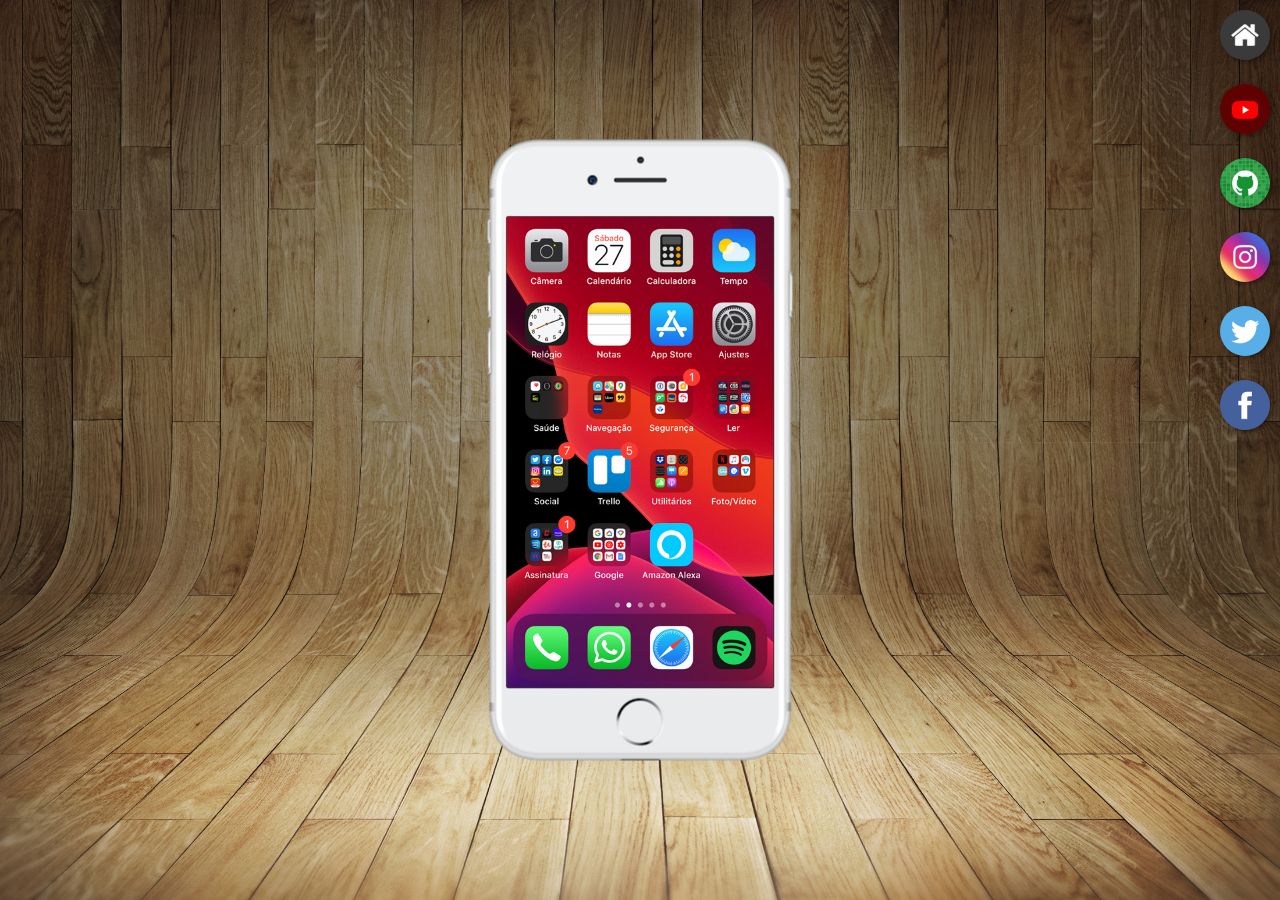
<file: index.html>
<!DOCTYPE html>
<html lang="en">
<head>
    <meta charset="UTF-8">
    <meta http-equiv="X-UA-Compatible" content="IE=edge">
    <meta name="viewport" content="width=device-width, initial-scale=1.0">
    <link rel="shortcut icon" href="favicon.ico" type="image/x-icon">
    <link rel="stylesheet" href="estilos/style.css">
    <title>Projeto redes socias</title>
</head>
<body>
    <main>
        <section id="telefone">
            <iframe src="home.html" name="tela" id="tela" frameborder="0">
                Navegador não é compatível com isso.
            </iframe>
        </section>

        <section id="redes-socias">
            <a href="home.html" target="tela"><img src="imagens/logo-home.jpg" alt="Home"></a><br>

            <a href="youtube.html" target="tela"><img src="imagens/logo-youtube.jpg" alt="YouTube"></a><br>

            <a href="github.html" target="tela"><img src="imagens/logo-github.jpg" alt="GitHub"></a><br>

            <a href="#" target="tela"><img src="imagens/logo-instagram.jpg" alt="Instagram"></a><br>

            <a href="#" target="tela"><img src="imagens/logo-twitter.jpg" alt="Twitter"></a><br>

            <a href="#" target="tela"><img src="imagens/logo-facebook.jpg" alt="FaceBook"></a>
        </section>
    </main>
</body>
</html>
</file>
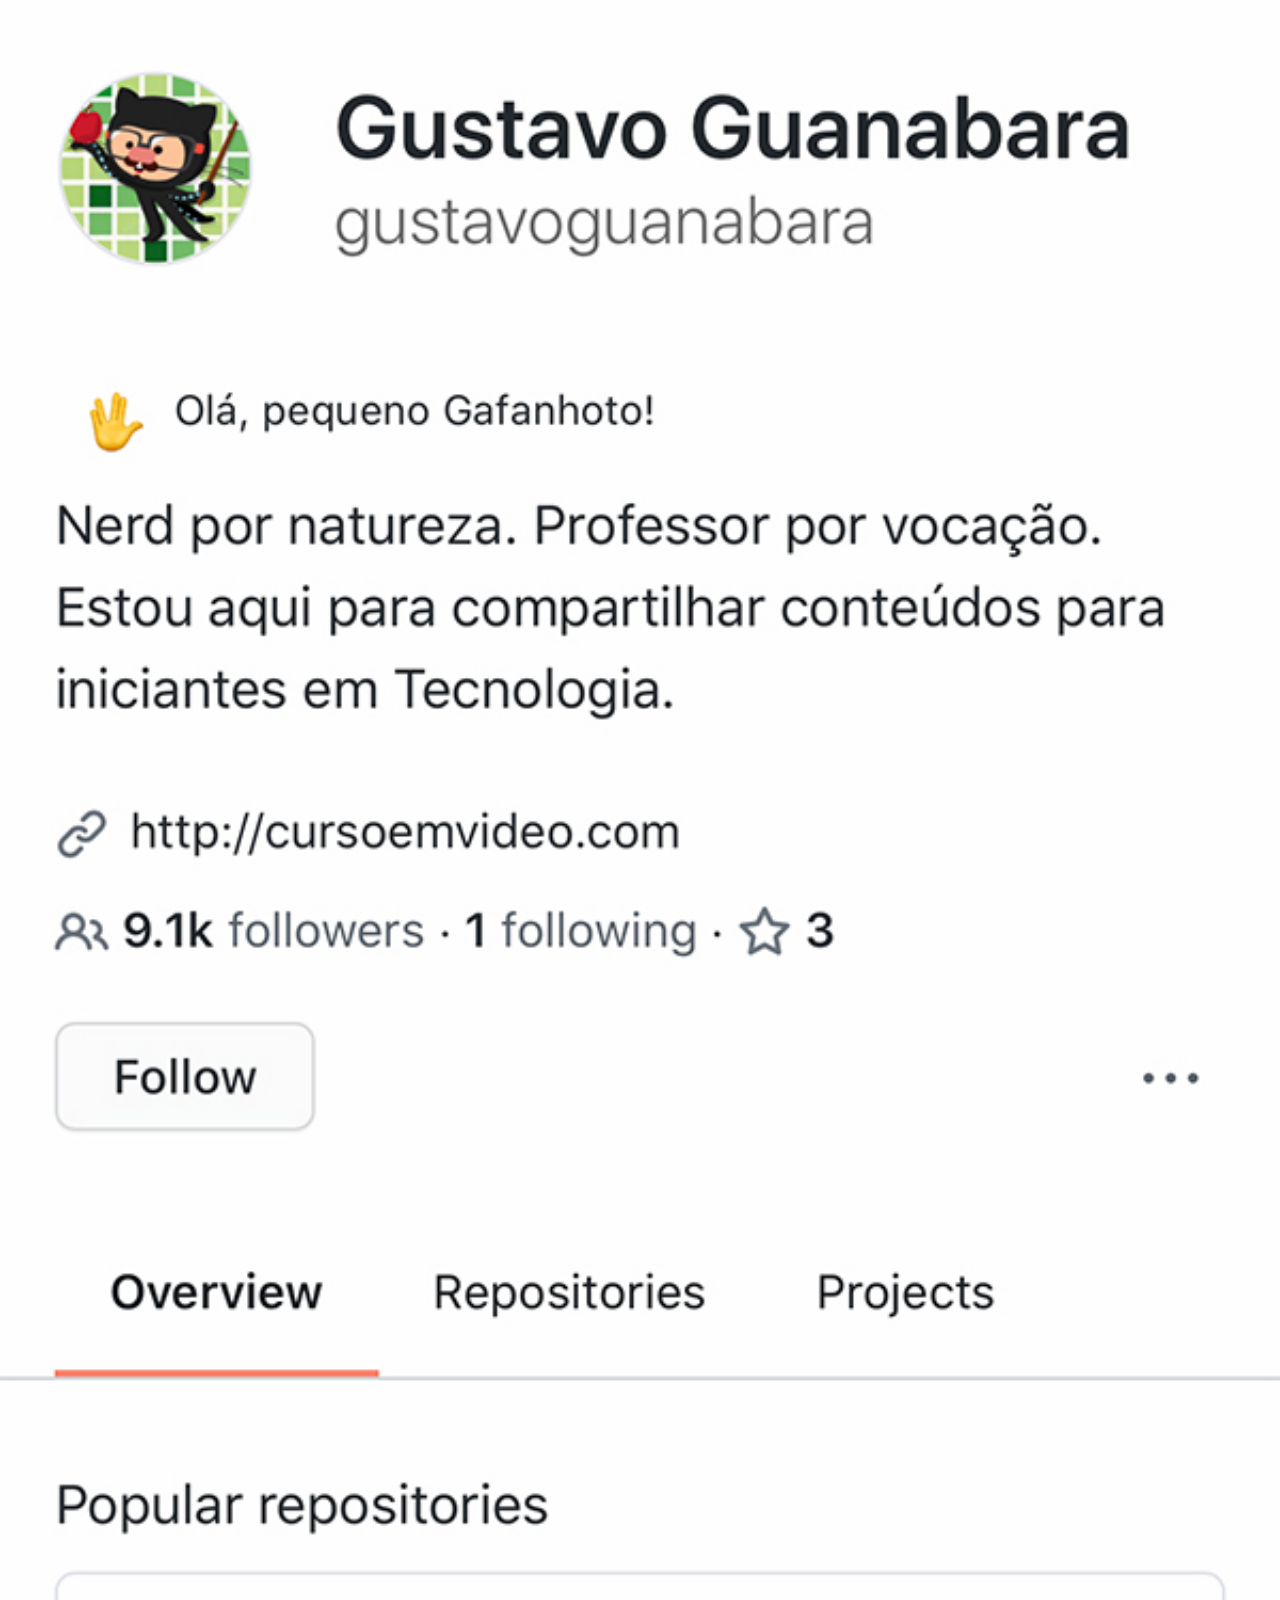
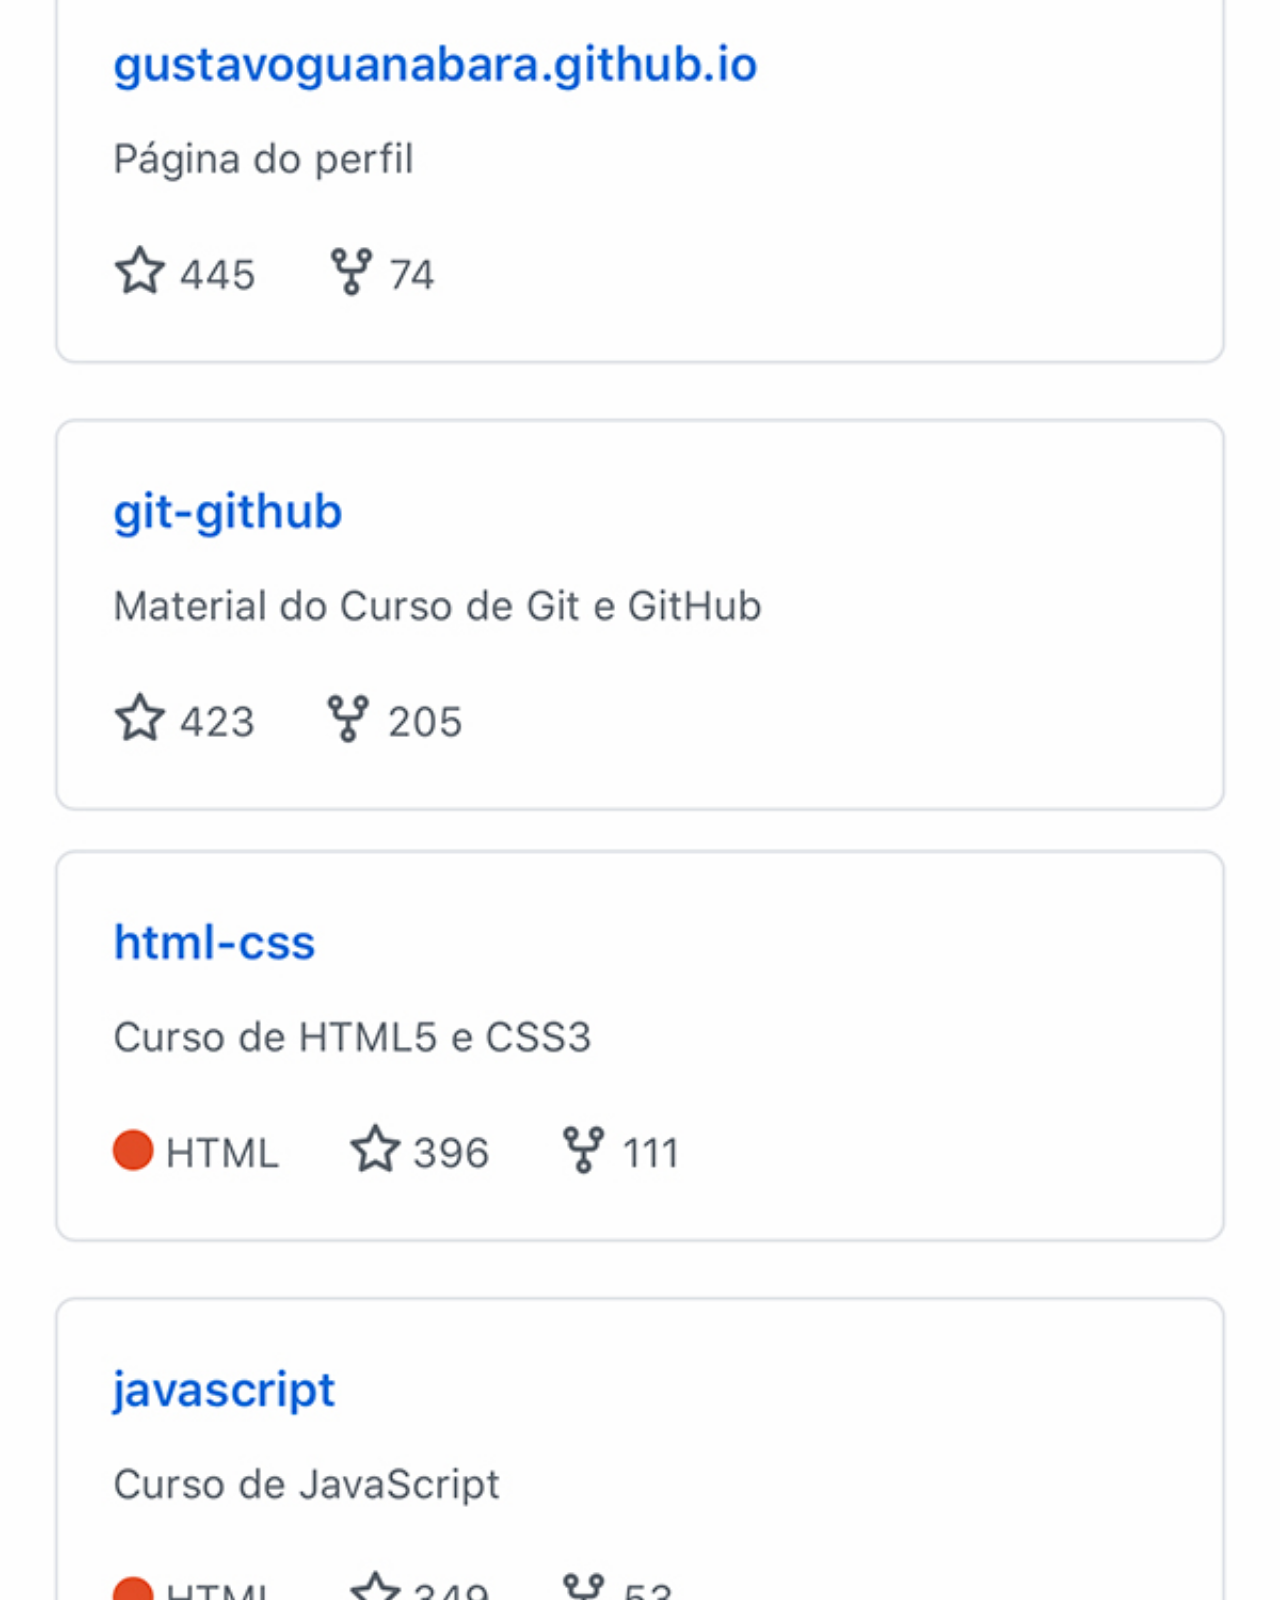
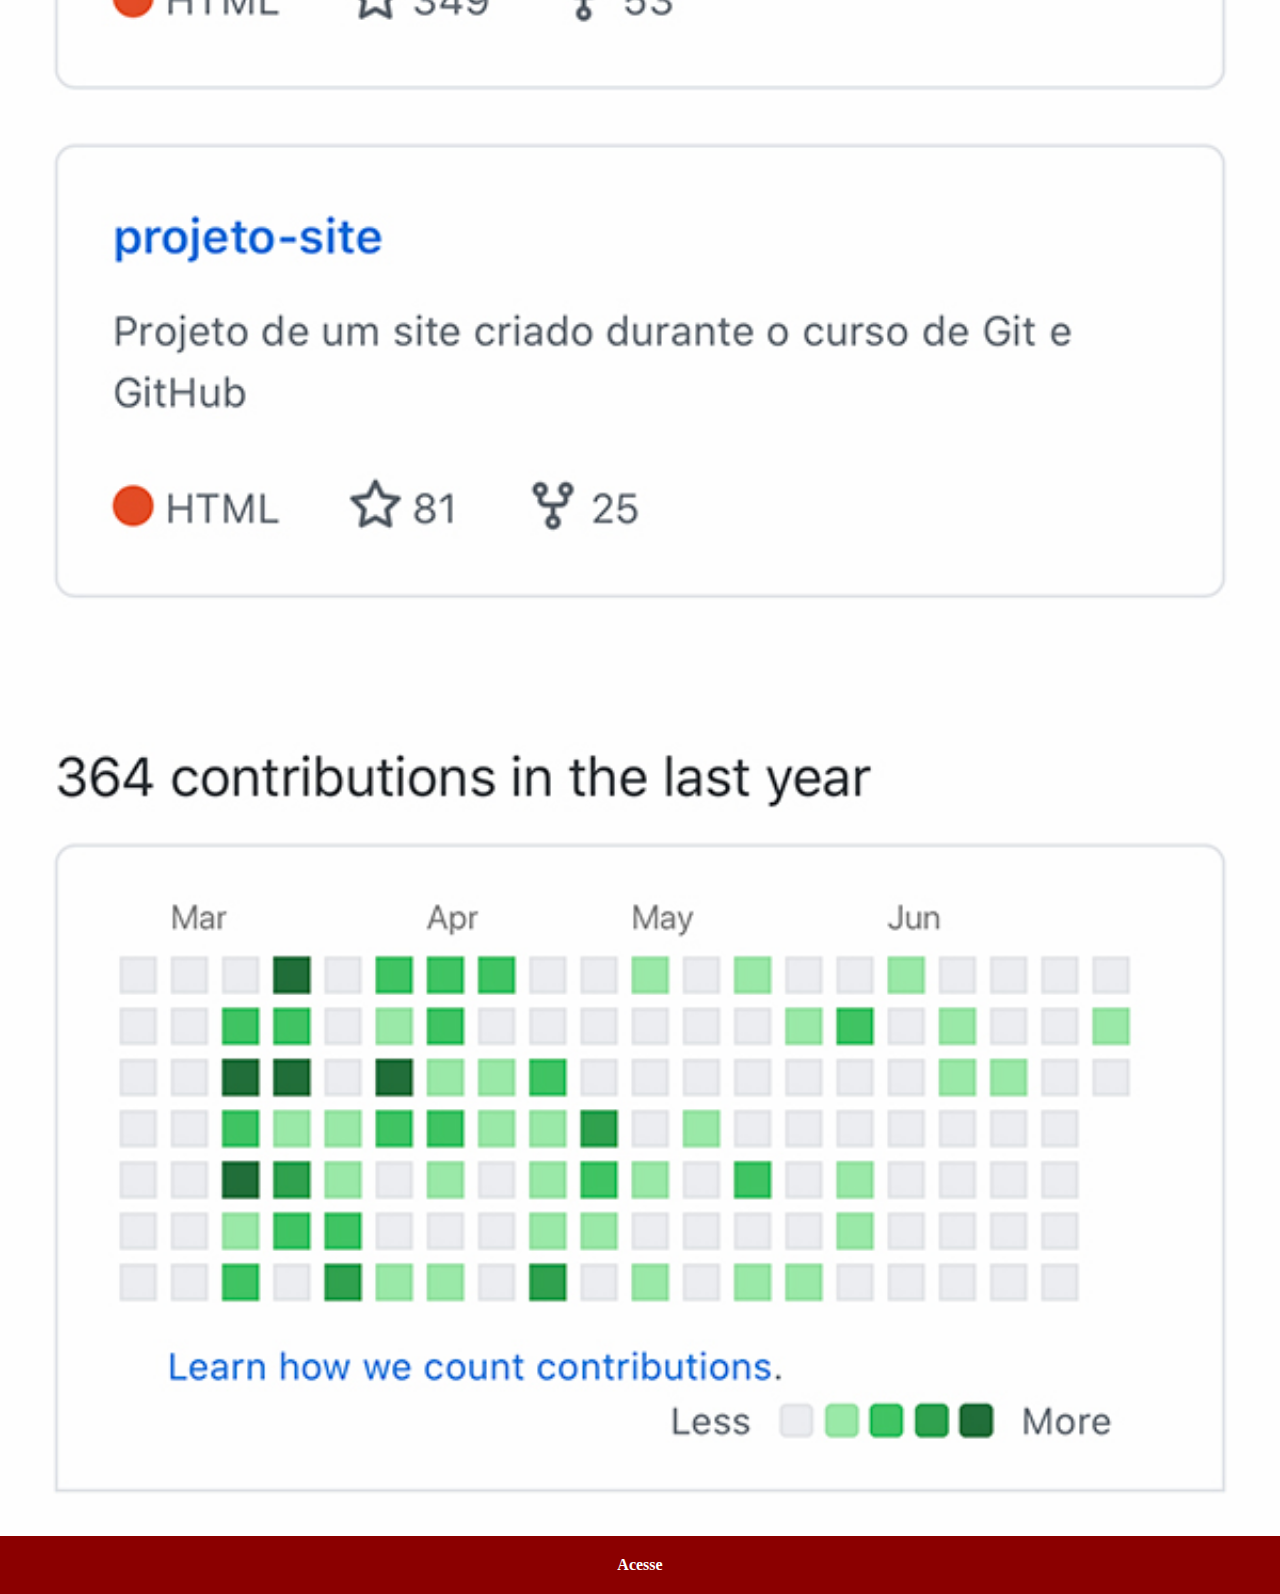
<file: github.html>
<!DOCTYPE html>
<html lang="en">
<head>
    <meta charset="UTF-8">
    <meta http-equiv="X-UA-Compatible" content="IE=edge">
    <meta name="viewport" content="width=device-width, initial-scale=1.0">
    <link rel="stylesheet" href="estilos/social.css">
    <title>GitHub</title>
</head>
<body>
    <img src="imagens/tela-github.jpg" alt="GitHub">
    <a href="">Acesse</a>
</body>
</html>
</file>
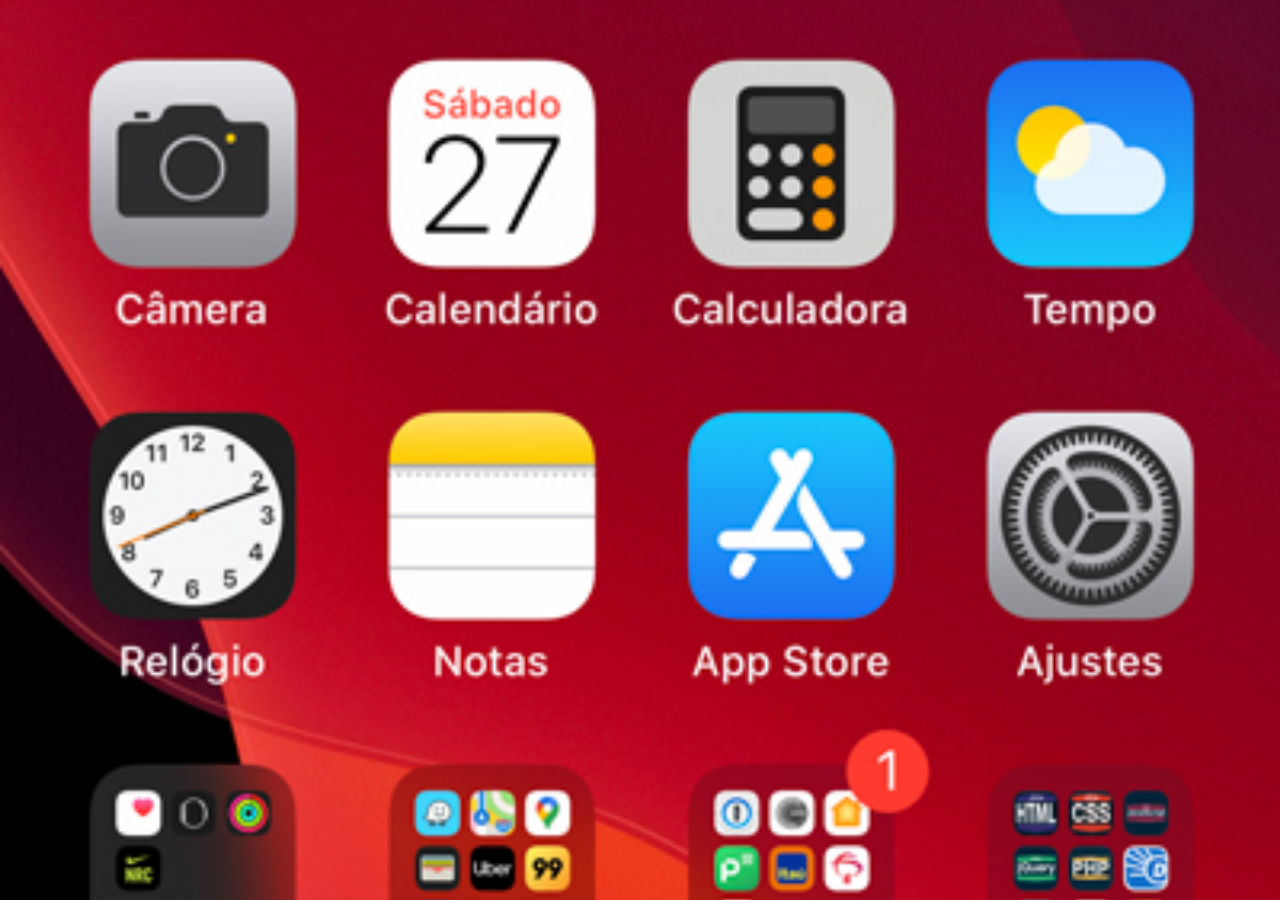
<file: home.html>
<!DOCTYPE html>
<html lang="en">
<head>
    <meta charset="UTF-8">
    <meta http-equiv="X-UA-Compatible" content="IE=edge">
    <meta name="viewport" content="width=device-width, initial-scale=1.0">
    <title>Home</title>
    <style>
        *{
            margin: 0px;
            padding: 0px;
        }

        body{
            width: 100vw;
            height: 100vh;
            background: black url('imagens/tela-home.jpg') no-repeat top center;
            background-size: cover;
        }
    </style>
</head>
<body>
    
</body>
</html>
</file>
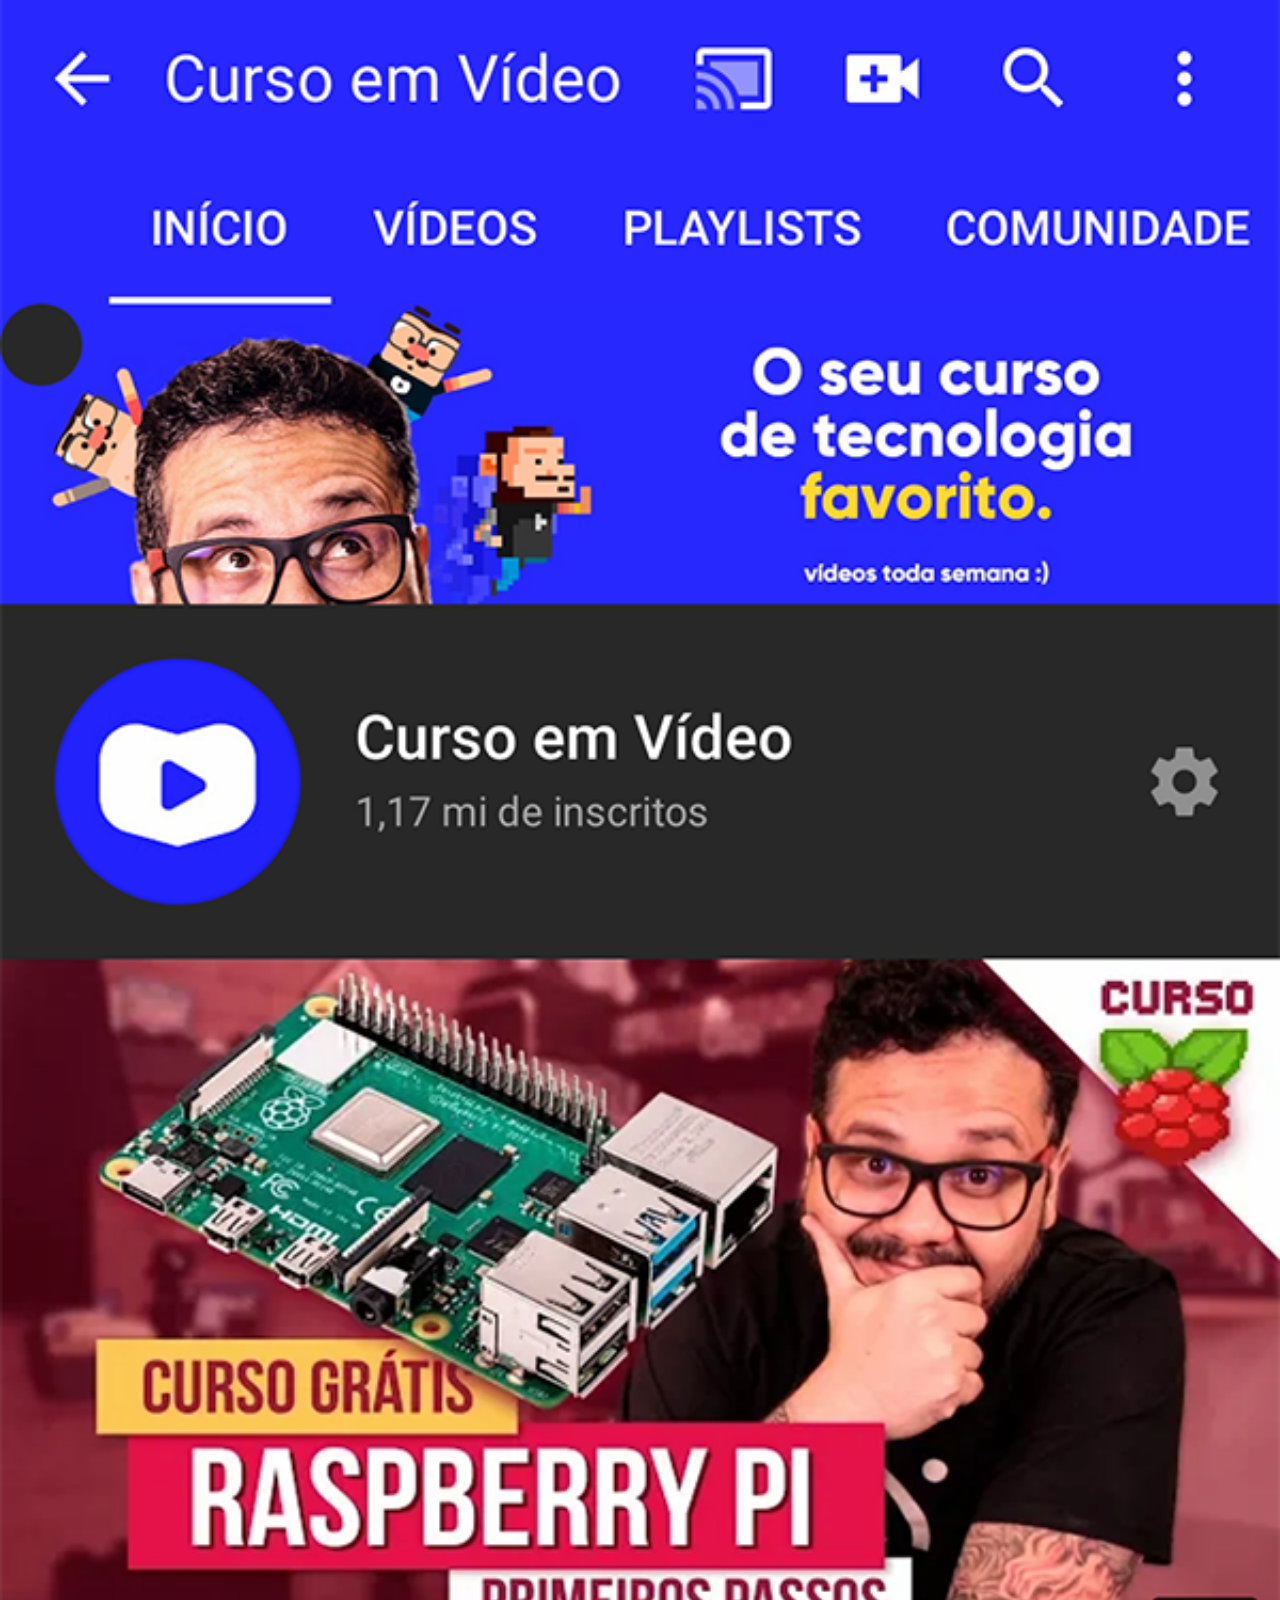
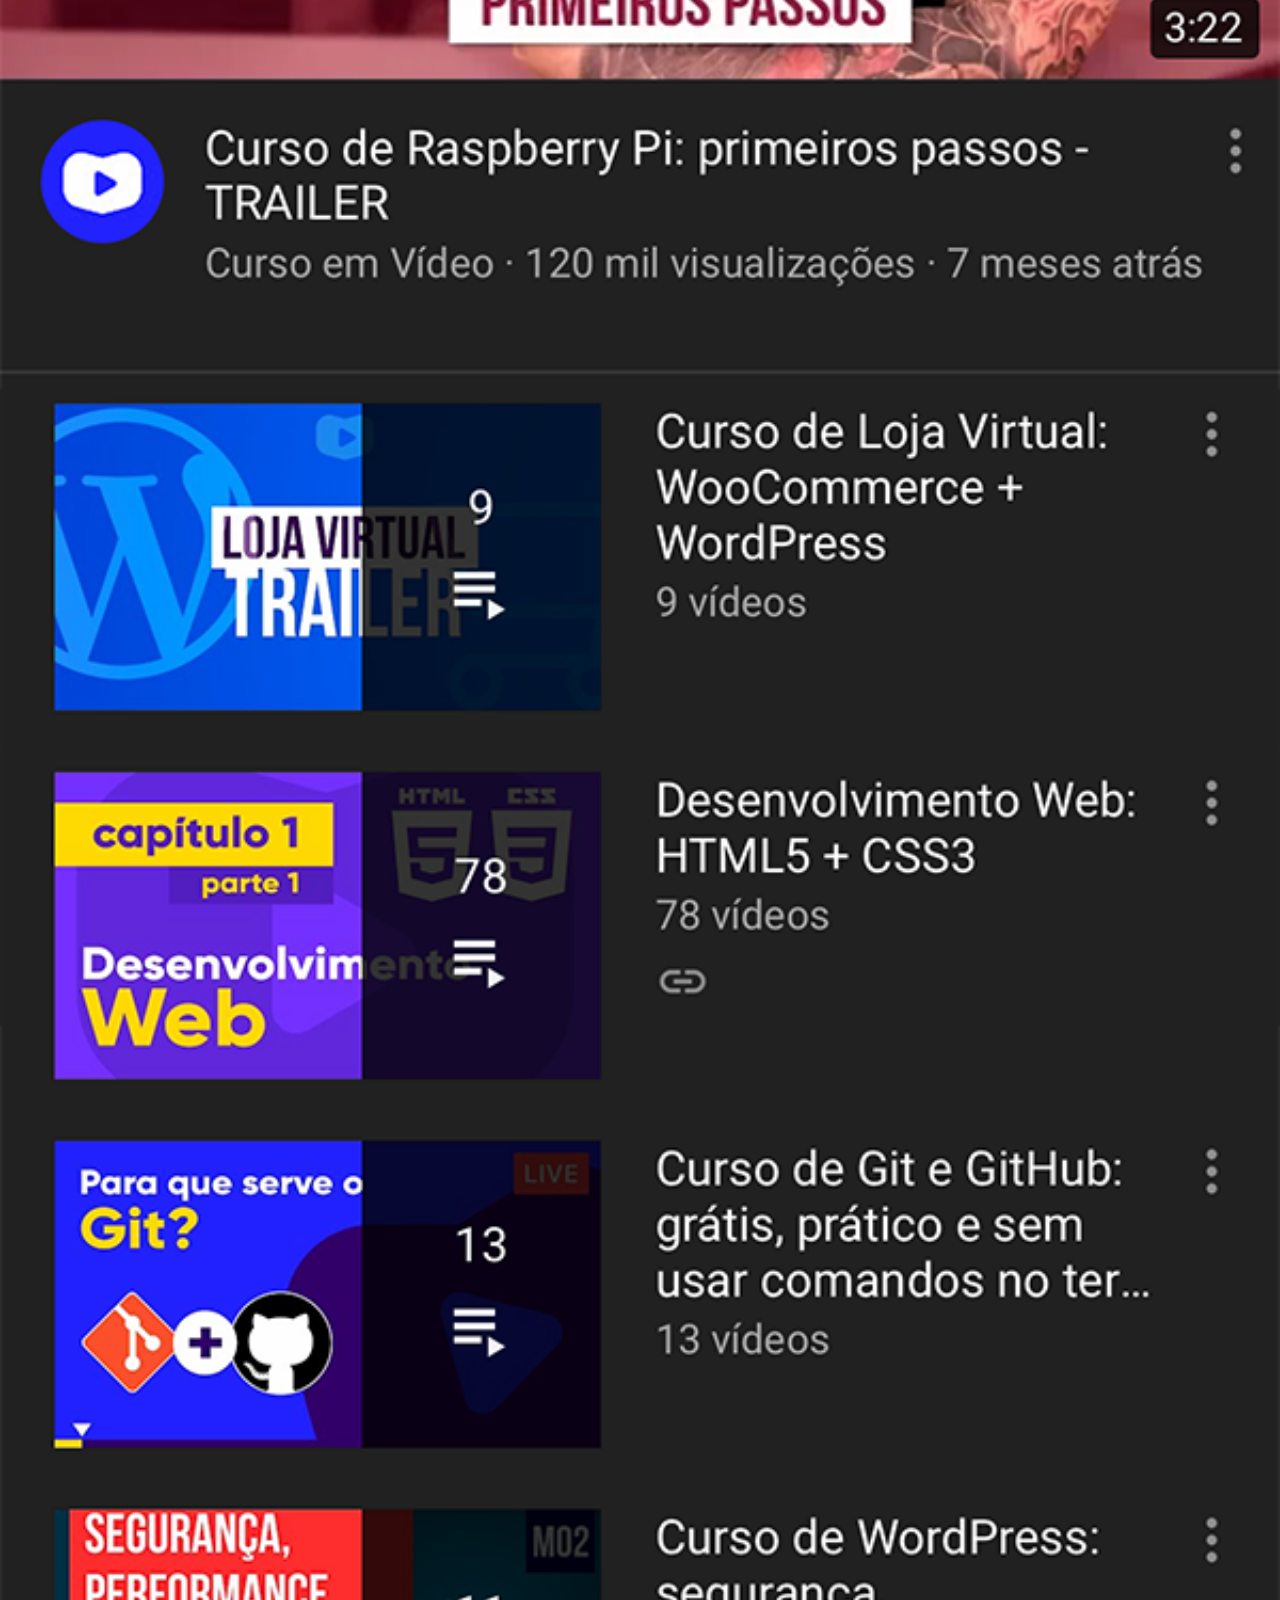
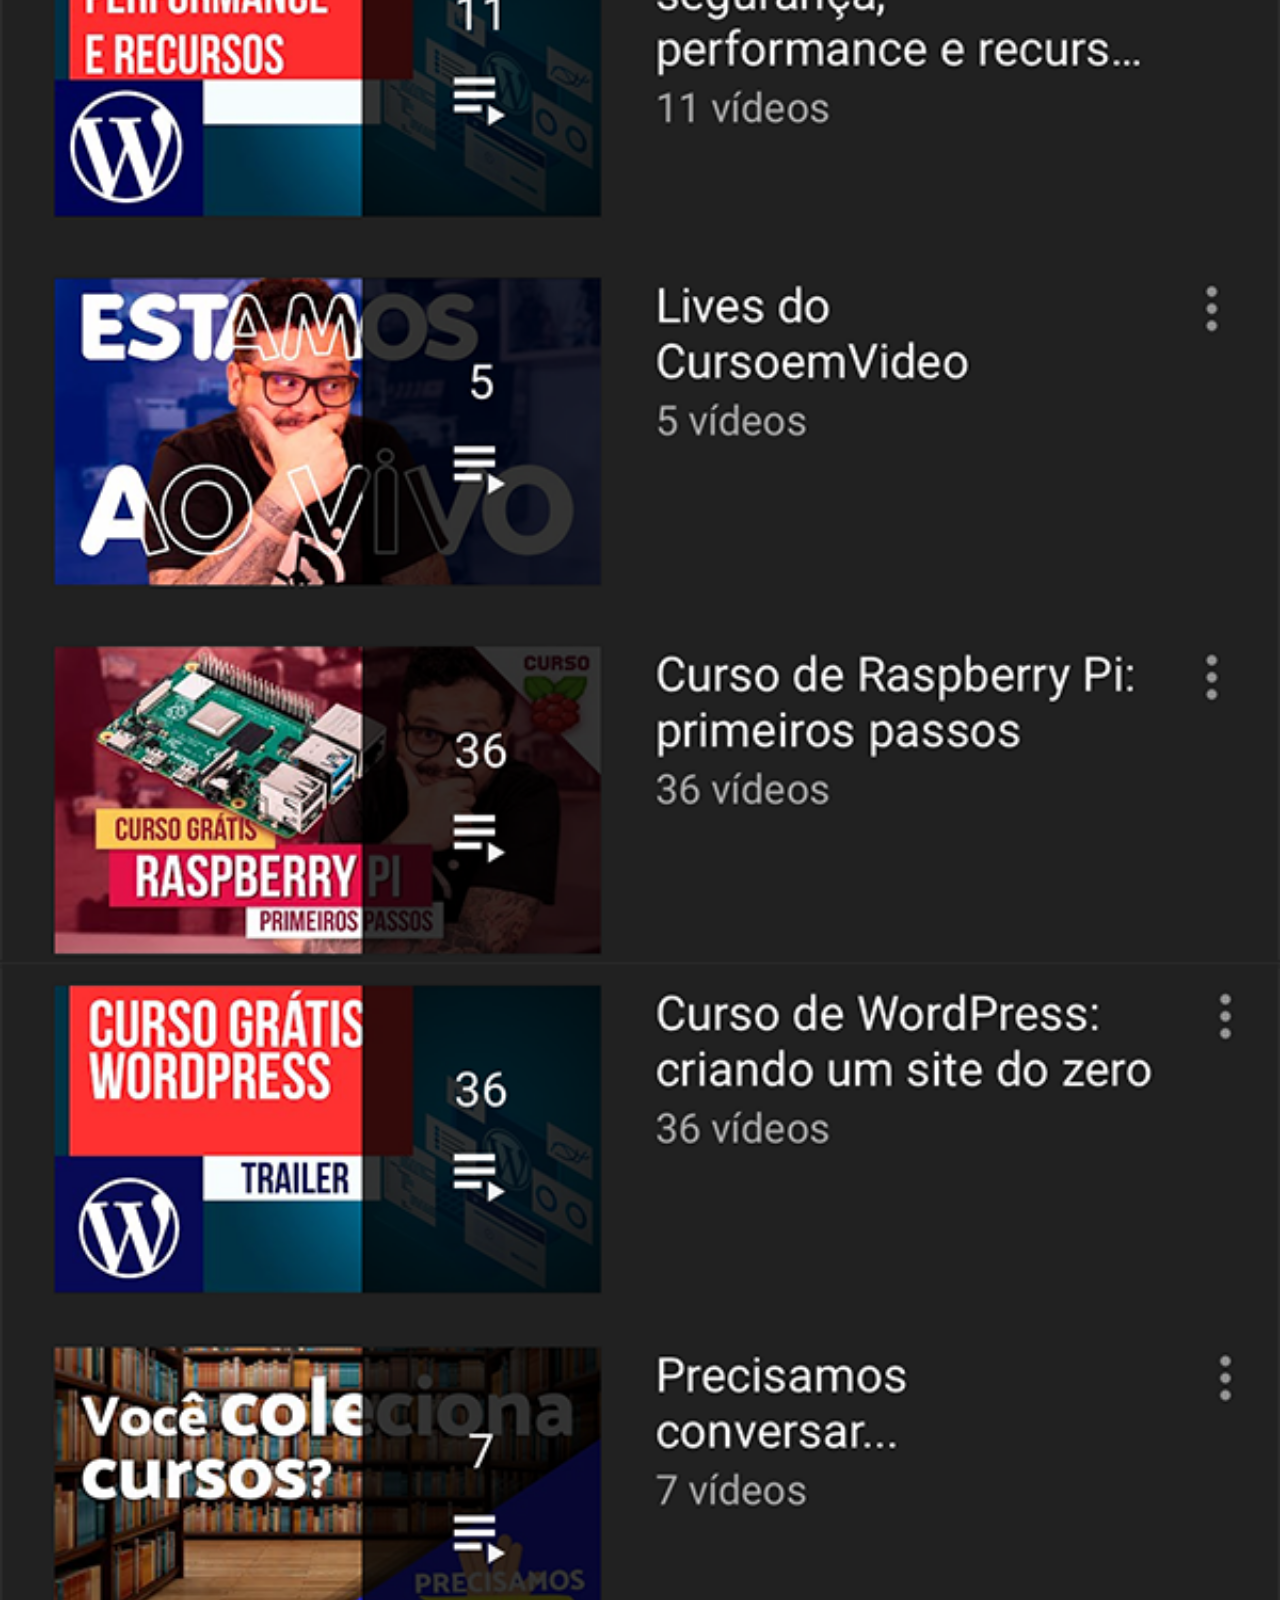
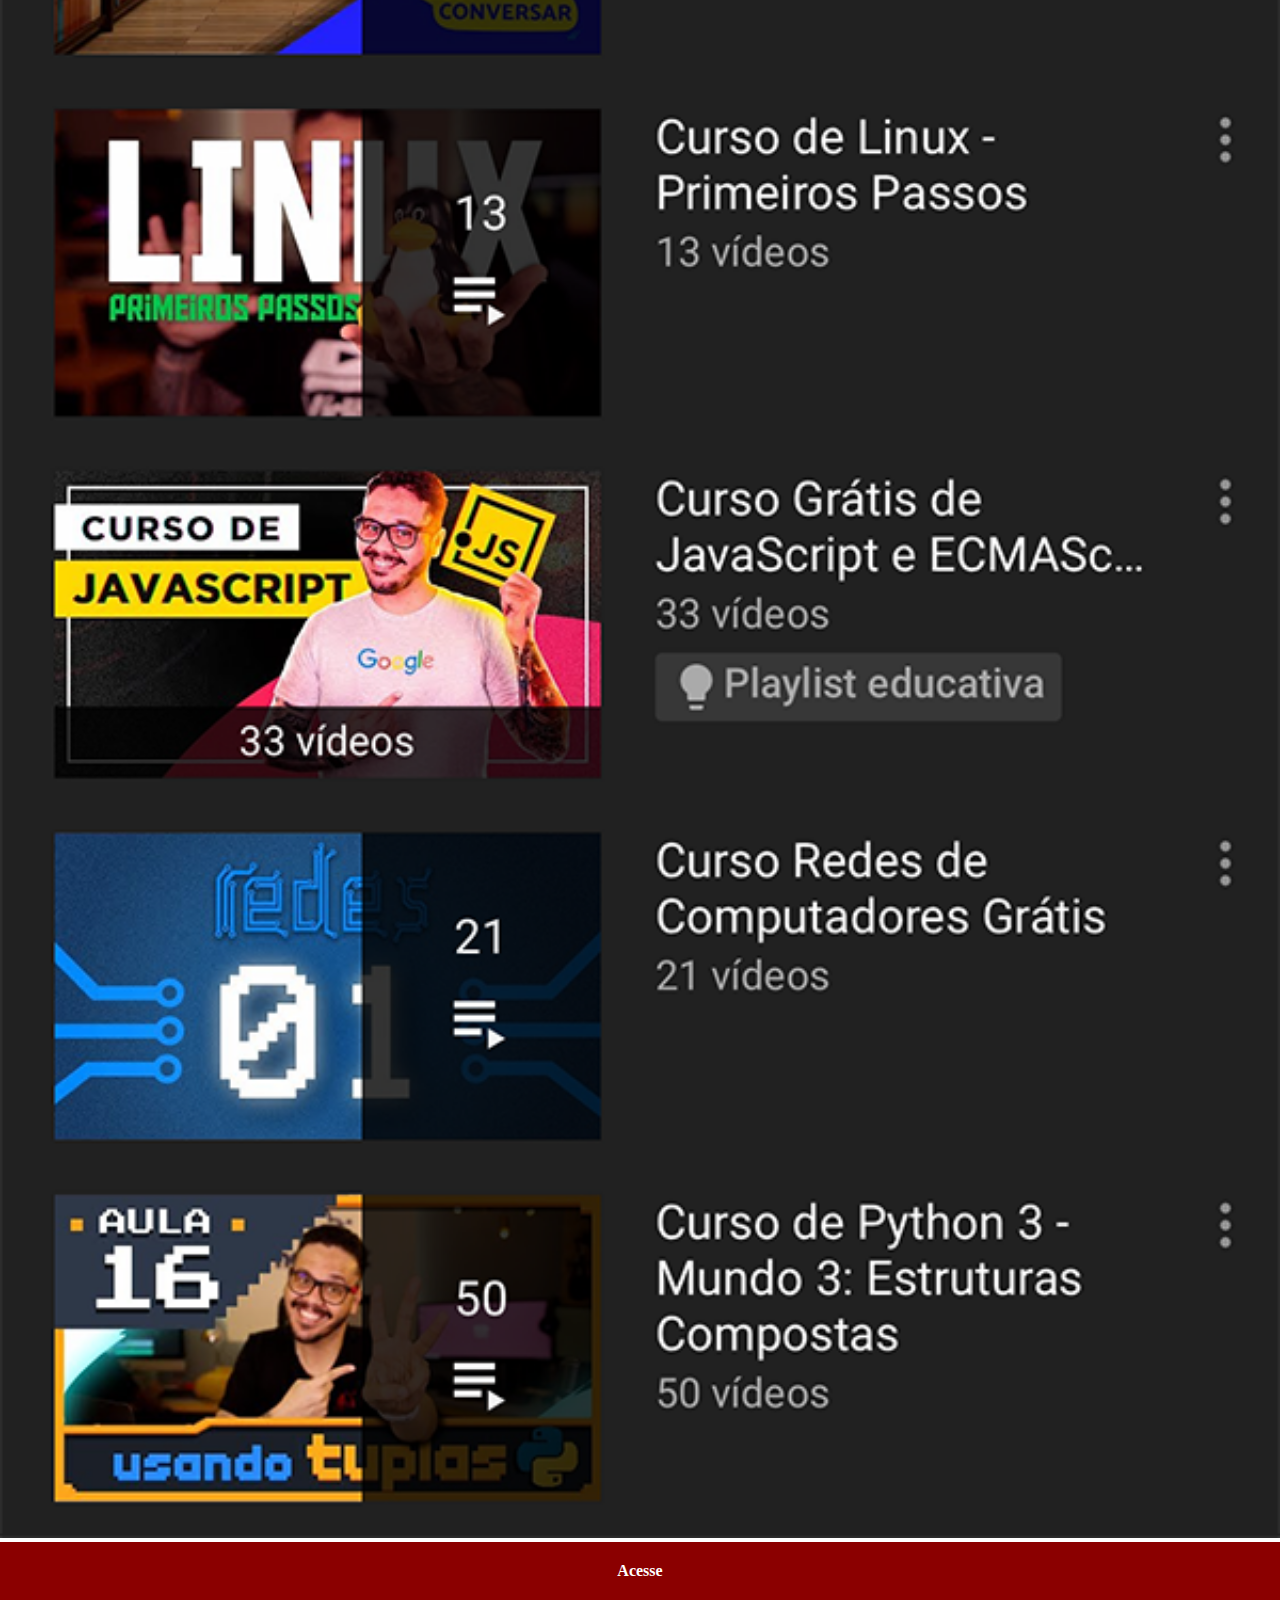
<file: youtube.html>
<!DOCTYPE html>
<html lang="en">
<head>
    <meta charset="UTF-8">
    <meta http-equiv="X-UA-Compatible" content="IE=edge">
    <meta name="viewport" content="width=device-width, initial-scale=1.0">
    <link rel="stylesheet" href="estilos/social.css">
    <title>YouTube</title>
</head>
<body>
    <img src="imagens/tela-youtube.png" alt="Youtube">
    <a href="https://www.youtube.com/user/cursoemvideo/playlists" target="_blank">Acesse</a>
</body>
</html>
</file>
<file: estilos/style.css>
@charset "UTF-8";

*{
    margin: 0px;
    padding: 0px;
    font-family: Arial, Helvetica, sans-serif;
}

html, body{
    height: 100vh;
    width: 100vw;
    background-color: black;
}

body{
    background: url('../imagens/fundo-madeira.jpg') no-repeat top center;
    background-size: cover;
    background-attachment: fixed;
}

main{
    height: 100vh;
    position: relative;
}

section#telefone{
    height: 627px;
    width: 311px;

    position: absolute;
    top: 50%;
    left: 50%;
    transform: translate(-50%, -50%);

    background: url('../imagens/frame-iphone.png') no-repeat;
}

iframe#tela{
    position: relative;
    top: 80px;
    left: 22px;
    width: 267px;
    height: 471px;
}

section#redes-socias{
    text-align: right;
}

section#redes-socias img{
    width: 50px;
    margin: 10px;
    border-radius: 50%;
    box-shadow: 2px 2px 5px rgba(0, 0, 0, 0.400);
    box-sizing: border-box;
}

section#redes-socias img:hover{
    border: 2px solid rgba(255, 255, 255, 0.601);
    transform: translate(-3px, -3px);
    box-shadow: 5px 5px 10px rgba(0, 0, 0, 0.521);
    transition: transform 0.3s, border 0.4s;
}
</file>
<file: estilos/social.css>
@charset "UTF-8";

*{
    margin: 0px;
    padding: 0px;
}

::-webkit-scrollbar{
    width: 0px;
    height: 0px;
    font-family: Arial, Helvetica, sans-serif;
}

img{
    width: 100vw;
}

a{
    display: block;
    background-color: darkred;
    color: white;
    padding: 20px;
    text-align: center;
    font-weight: bolder;
    text-decoration: none;
}

a:hover{
    background-color: red;
}
</file>
